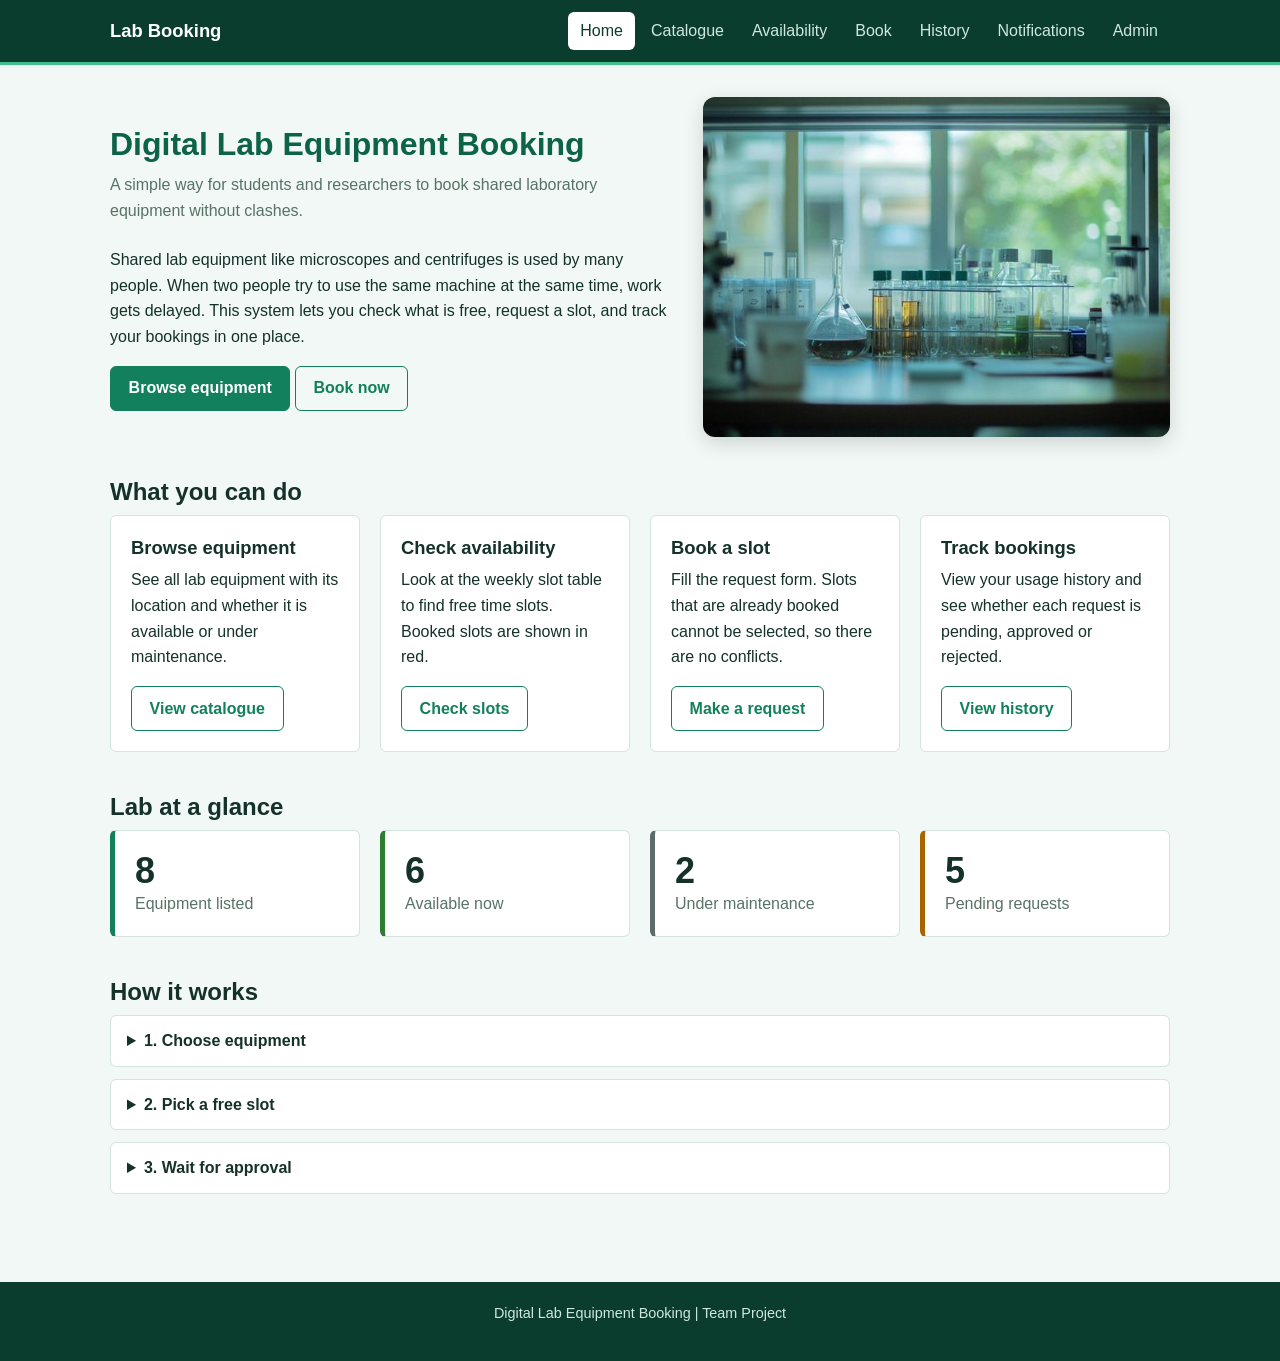
<file: index.html>
<!DOCTYPE html>
<html lang="en">
<head>
  <meta charset="UTF-8">
  <meta name="viewport" content="width=device-width, initial-scale=1.0">
  <title>Home | Digital Lab Equipment Booking</title>
  <!-- common stylesheet, same line in every page -->
  <link rel="stylesheet" href="css/style.css">
</head>
<body>

  <!-- Navbar: copy this same block in every page, only move class="active" -->
  <header>
    <nav>
      <a href="index.html" class="logo">
 
  <span>Lab Booking</span>
</a>
      <ul class="nav-links">
        <li><a href="index.html" class="active">Home</a></li>
        <li><a href="catalogue.html">Catalogue</a></li>
        <li><a href="availability.html">Availability</a></li>
        <li><a href="booking.html">Book</a></li>
        <li><a href="history.html">History</a></li>
        <li><a href="notifications.html">Notifications</a></li>
        <li><a href="admin.html">Admin</a></li>
      </ul>
    </nav>
  </header>

  <main>

    <!-- Intro -->
    <section class="hero">
  <div class="hero-text">
    <div class="page-title">
      <h1>Digital Lab Equipment Booking</h1>
      <p>A simple way for students and researchers to book shared laboratory equipment without clashes.</p>
    </div>
    <p>
      Shared lab equipment like microscopes and centrifuges is used by many people.
      When two people try to use the same machine at the same time, work gets delayed.
      This system lets you check what is free, request a slot, and track your bookings in one place.
    </p>
    <a href="catalogue.html" class="btn">Browse equipment</a>
    <a href="booking.html" class="btn btn-outline">Book now</a>
  </div>

  <img src="images/hero.jpeg" alt="Laboratory equipment" class="hero-img">
</section>
    <!-- Main features -->
    <section>
      <h2>What you can do</h2>
      <div class="card-grid">
        <div class="card">
          <h3>Browse equipment</h3>
          <p>See all lab equipment with its location and whether it is available or under maintenance.</p>
          <a href="catalogue.html" class="btn btn-outline">View catalogue</a>
        </div>
        <div class="card">
          <h3>Check availability</h3>
          <p>Look at the weekly slot table to find free time slots. Booked slots are shown in red.</p>
          <a href="availability.html" class="btn btn-outline">Check slots</a>
        </div>
        <div class="card">
          <h3>Book a slot</h3>
          <p>Fill the request form. Slots that are already booked cannot be selected, so there are no conflicts.</p>
          <a href="booking.html" class="btn btn-outline">Make a request</a>
        </div>
        <div class="card">
          <h3>Track bookings</h3>
          <p>View your usage history and see whether each request is pending, approved or rejected.</p>
          <a href="history.html" class="btn btn-outline">View history</a>
        </div>
      </div>
    </section>

    <!-- Quick numbers (sample data) -->
    <section>
      <h2>Lab at a glance</h2>
      <div class="card-grid">
        <div class="card stat-card total">
          <div class="number">8</div>
          <div class="label">Equipment listed</div>
        </div>
        <div class="card stat-card ok">
          <div class="number">6</div>
          <div class="label">Available now</div>
        </div>
        <div class="card stat-card maint">
          <div class="number">2</div>
          <div class="label">Under maintenance</div>
        </div>
        <div class="card stat-card pending">
          <div class="number">5</div>
          <div class="label">Pending requests</div>
        </div>
      </div>
    </section>

    <!-- How booking works -->
    <section>
      <h2>How it works</h2>
      <details>
        <summary>1. Choose equipment</summary>
        <p>Open the catalogue and pick the equipment you need. Equipment under maintenance cannot be booked.</p>
      </details>
      <details>
        <summary>2. Pick a free slot</summary>
        <p>Use the availability page to find a green slot, then fill the booking form with your date and time.</p>
      </details>
      <details>
        <summary>3. Wait for approval</summary>
        <p>The lab admin approves or rejects the request. You will get a message on the notifications page.</p>
      </details>
    </section>

  </main>

  <footer>
    <p>Digital Lab Equipment Booking | Team Project</p>
  </footer>

</body>
</html>
</file>
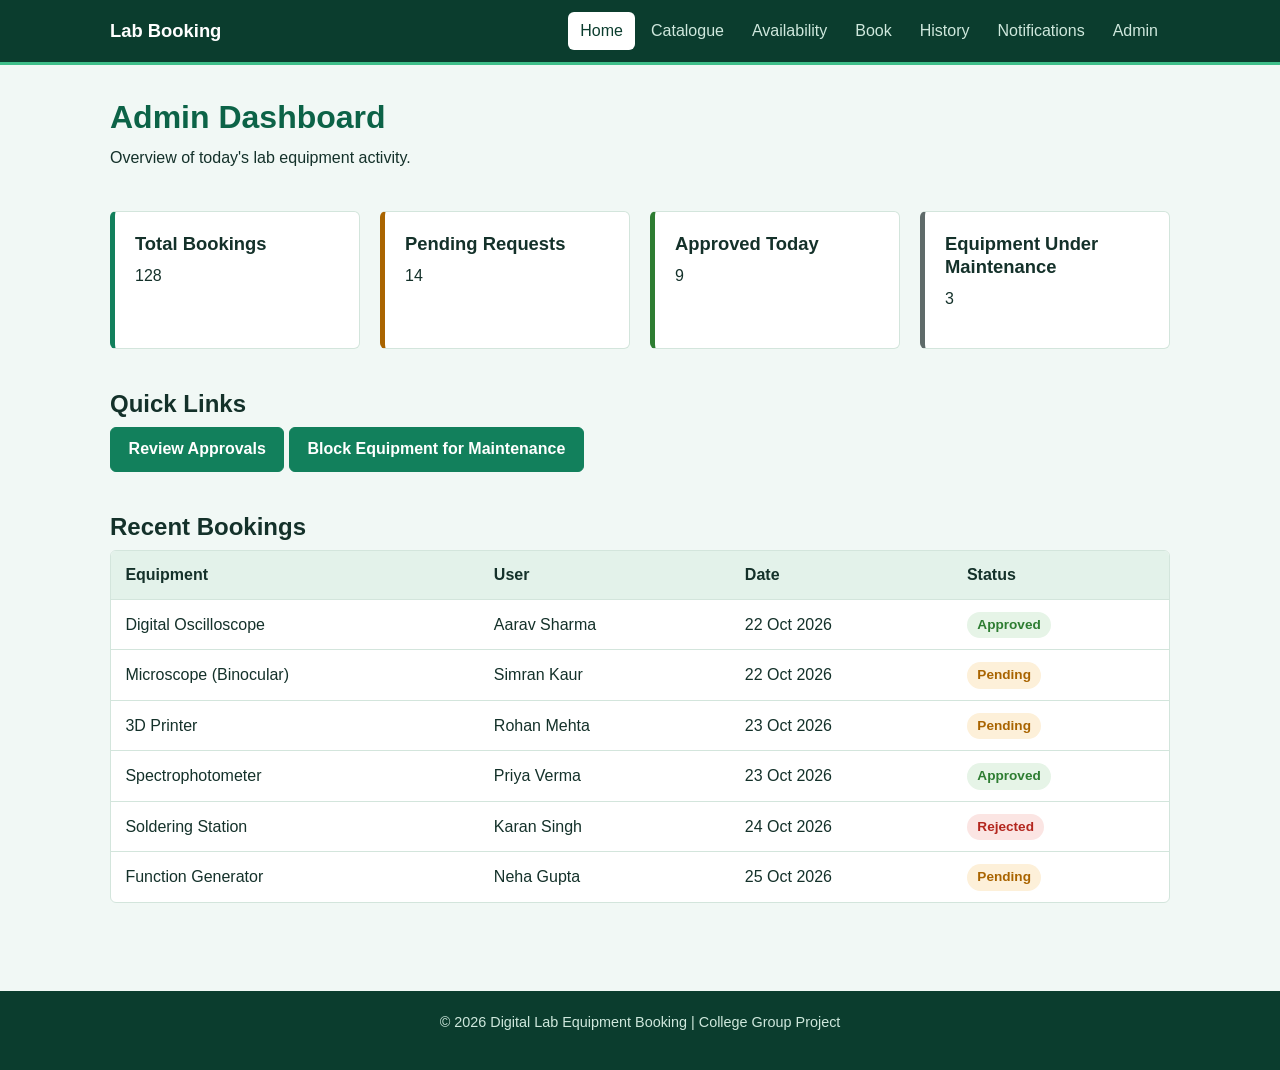
<file: admin.html>
<!DOCTYPE html>
<html lang="en">
<head>
  <meta charset="UTF-8">
  <meta name="viewport" content="width=device-width, initial-scale=1.0">
  <title>Admin Dashboard | Digital Lab Equipment Booking</title>
  <link rel="stylesheet" href="css/style.css">
</head>
<body>

  <header>
    <nav>
      <a href="index.html" class="logo">
 
  <span>Lab Booking</span>
</a>
      <ul class="nav-links">
        <li><a href="index.html" class="active">Home</a></li>
        <li><a href="catalogue.html">Catalogue</a></li>
        <li><a href="availability.html">Availability</a></li>
        <li><a href="booking.html">Book</a></li>
        <li><a href="history.html">History</a></li>
        <li><a href="notifications.html">Notifications</a></li>
        <li><a href="admin.html">Admin</a></li>
      </ul>
    </nav>
  </header>


  <main>
    <section>
      <h1>Admin Dashboard</h1>
      <p>Overview of today's lab equipment activity.</p>
    </section>

    <section>
      <div class="card-grid">
        <div class="card stat-card total">
          <h3>Total Bookings</h3>
          <p class="stat-number">128</p>
        </div>
        <div class="card stat-card pending">
          <h3>Pending Requests</h3>
          <p class="stat-number">14</p>
        </div>
        <div class="card stat-card ok">
          <h3>Approved Today</h3>
          <p class="stat-number">9</p>
        </div>
        <div class="card stat-card maint">
          <h3>Equipment Under Maintenance</h3>
          <p class="stat-number">3</p>
        </div>
      </div>
    </section>

    <section>
      <h2>Quick Links</h2>
      <div class="quick-links">
        <a href="approvals.html" class="btn">Review Approvals</a>
        <a href="maintenance.html" class="btn">Block Equipment for Maintenance</a>
      </div>
    </section>

    <section>
      <h2>Recent Bookings</h2>
      <div class="table-wrap">
        <table>
          <thead>
            <tr>
              <th>Equipment</th>
              <th>User</th>
              <th>Date</th>
              <th>Status</th>
            </tr>
          </thead>
          <tbody>
            <tr>
              <td>Digital Oscilloscope</td>
              <td>Aarav Sharma</td>
              <td>22 Oct 2026</td>
              <td><span class="badge badge-approved">Approved</span></td>
            </tr>
            <tr>
              <td>Microscope (Binocular)</td>
              <td>Simran Kaur</td>
              <td>22 Oct 2026</td>
              <td><span class="badge badge-pending">Pending</span></td>
            </tr>
            <tr>
              <td>3D Printer</td>
              <td>Rohan Mehta</td>
              <td>23 Oct 2026</td>
              <td><span class="badge badge-pending">Pending</span></td>
            </tr>
            <tr>
              <td>Spectrophotometer</td>
              <td>Priya Verma</td>
              <td>23 Oct 2026</td>
              <td><span class="badge badge-approved">Approved</span></td>
            </tr>
            <tr>
              <td>Soldering Station</td>
              <td>Karan Singh</td>
              <td>24 Oct 2026</td>
              <td><span class="badge badge-rejected">Rejected</span></td>
            </tr>
            <tr>
              <td>Function Generator</td>
              <td>Neha Gupta</td>
              <td>25 Oct 2026</td>
              <td><span class="badge badge-pending">Pending</span></td>
            </tr>
          </tbody>
        </table>
      </div>
    </section>
  </main>

  <footer>
    <p>&copy; 2026 Digital Lab Equipment Booking | College Group Project</p>
  </footer>

</body>
</html>
</file>
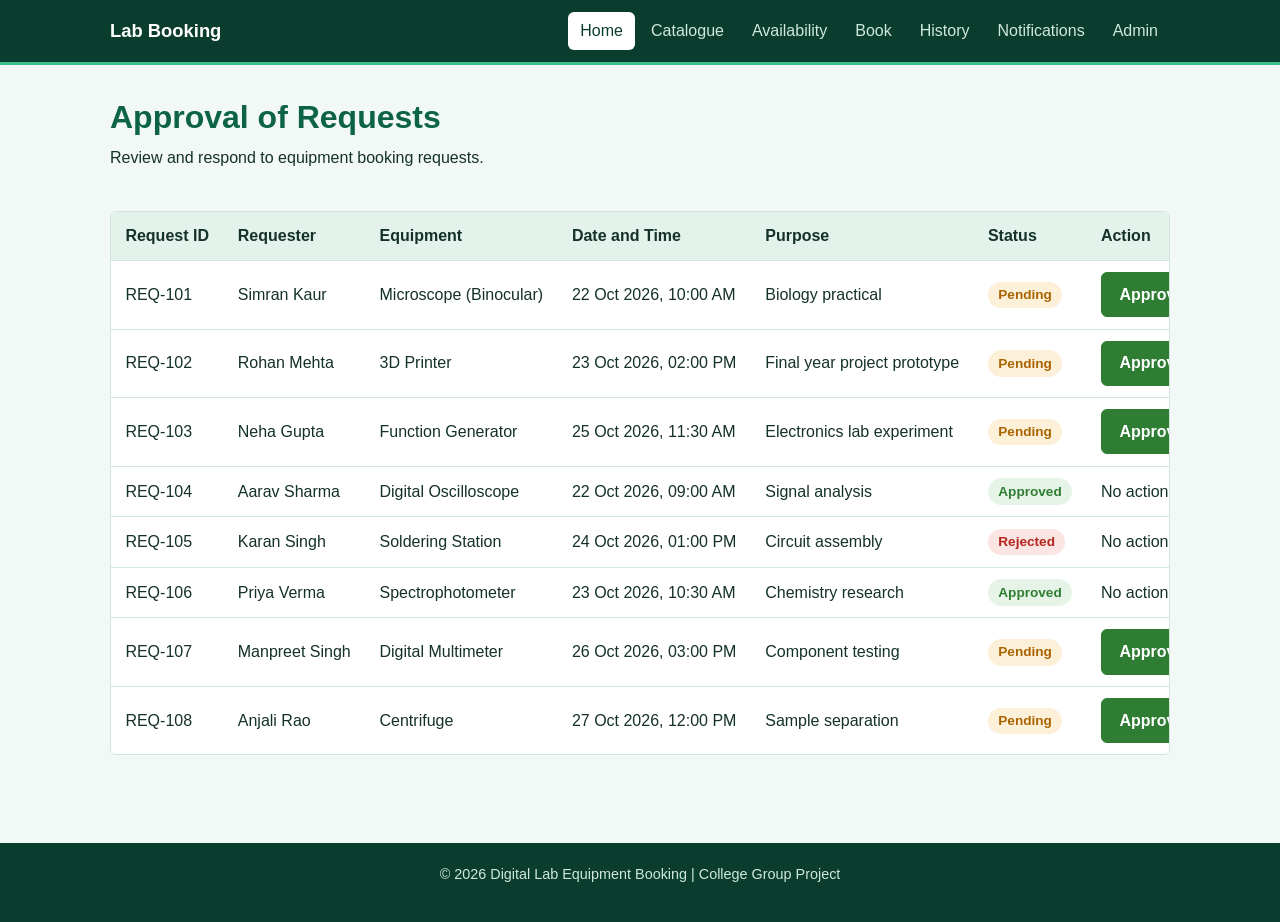
<file: approvals.html>
<!DOCTYPE html>
<html lang="en">
<head>
  <meta charset="UTF-8">
  <meta name="viewport" content="width=device-width, initial-scale=1.0">
  <title>Approvals | Digital Lab Equipment Booking</title>
  <link rel="stylesheet" href="css/style.css">
</head>
<body>

  <header>
    <nav>
      <a href="index.html" class="logo">
 
  <span>Lab Booking</span>
</a>
      <ul class="nav-links">
        <li><a href="index.html" class="active">Home</a></li>
        <li><a href="catalogue.html">Catalogue</a></li>
        <li><a href="availability.html">Availability</a></li>
        <li><a href="booking.html">Book</a></li>
        <li><a href="history.html">History</a></li>
        <li><a href="notifications.html">Notifications</a></li>
        <li><a href="admin.html">Admin</a></li>
      </ul>
    </nav>
  </header>

  <main>
    <section>
      <h1>Approval of Requests</h1>
      <p>Review and respond to equipment booking requests.</p>
    </section>

    <section>
      <div class="table-wrap">
        <table>
          <thead>
            <tr>
              <th>Request ID</th>
              <th>Requester</th>
              <th>Equipment</th>
              <th>Date and Time</th>
              <th>Purpose</th>
              <th>Status</th>
              <th>Action</th>
            </tr>
          </thead>
          <tbody>
            <tr>
              <td>REQ-101</td>
              <td>Simran Kaur</td>
              <td>Microscope (Binocular)</td>
              <td>22 Oct 2026, 10:00 AM</td>
              <td>Biology practical</td>
              <td><span class="badge badge-pending">Pending</span></td>
              <td class="action-cell">
                <button type="button" class="btn btn-approve">Approve</button>
                <button type="button" class="btn btn-reject">Reject</button>
              </td>
            </tr>
            <tr>
              <td>REQ-102</td>
              <td>Rohan Mehta</td>
              <td>3D Printer</td>
              <td>23 Oct 2026, 02:00 PM</td>
              <td>Final year project prototype</td>
              <td><span class="badge badge-pending">Pending</span></td>
              <td class="action-cell">
                <button type="button" class="btn btn-approve">Approve</button>
                <button type="button" class="btn btn-reject">Reject</button>
              </td>
            </tr>
            <tr>
              <td>REQ-103</td>
              <td>Neha Gupta</td>
              <td>Function Generator</td>
              <td>25 Oct 2026, 11:30 AM</td>
              <td>Electronics lab experiment</td>
              <td><span class="badge badge-pending">Pending</span></td>
              <td class="action-cell">
                <button type="button" class="btn btn-approve">Approve</button>
                <button type="button" class="btn btn-reject">Reject</button>
              </td>
            </tr>
            <tr>
              <td>REQ-104</td>
              <td>Aarav Sharma</td>
              <td>Digital Oscilloscope</td>
              <td>22 Oct 2026, 09:00 AM</td>
              <td>Signal analysis</td>
              <td><span class="badge badge-approved">Approved</span></td>
              <td>No action needed</td>
            </tr>
            <tr>
              <td>REQ-105</td>
              <td>Karan Singh</td>
              <td>Soldering Station</td>
              <td>24 Oct 2026, 01:00 PM</td>
              <td>Circuit assembly</td>
              <td><span class="badge badge-rejected">Rejected</span></td>
              <td>No action needed</td>
            </tr>
            <tr>
              <td>REQ-106</td>
              <td>Priya Verma</td>
              <td>Spectrophotometer</td>
              <td>23 Oct 2026, 10:30 AM</td>
              <td>Chemistry research</td>
              <td><span class="badge badge-approved">Approved</span></td>
              <td>No action needed</td>
            </tr>
            <tr>
              <td>REQ-107</td>
              <td>Manpreet Singh</td>
              <td>Digital Multimeter</td>
              <td>26 Oct 2026, 03:00 PM</td>
              <td>Component testing</td>
              <td><span class="badge badge-pending">Pending</span></td>
              <td class="action-cell">
                <button type="button" class="btn btn-approve">Approve</button>
                <button type="button" class="btn btn-reject">Reject</button>
              </td>
            </tr>
            <tr>
              <td>REQ-108</td>
              <td>Anjali Rao</td>
              <td>Centrifuge</td>
              <td>27 Oct 2026, 12:00 PM</td>
              <td>Sample separation</td>
              <td><span class="badge badge-pending">Pending</span></td>
              <td class="action-cell">
                <button type="button" class="btn btn-approve">Approve</button>
                <button type="button" class="btn btn-reject">Reject</button>
              </td>
            </tr>
          </tbody>
        </table>
      </div>
    </section>
  </main>

  <footer>
    <p>&copy; 2026 Digital Lab Equipment Booking | College Group Project</p>
  </footer>

</body>
</html>
</file>
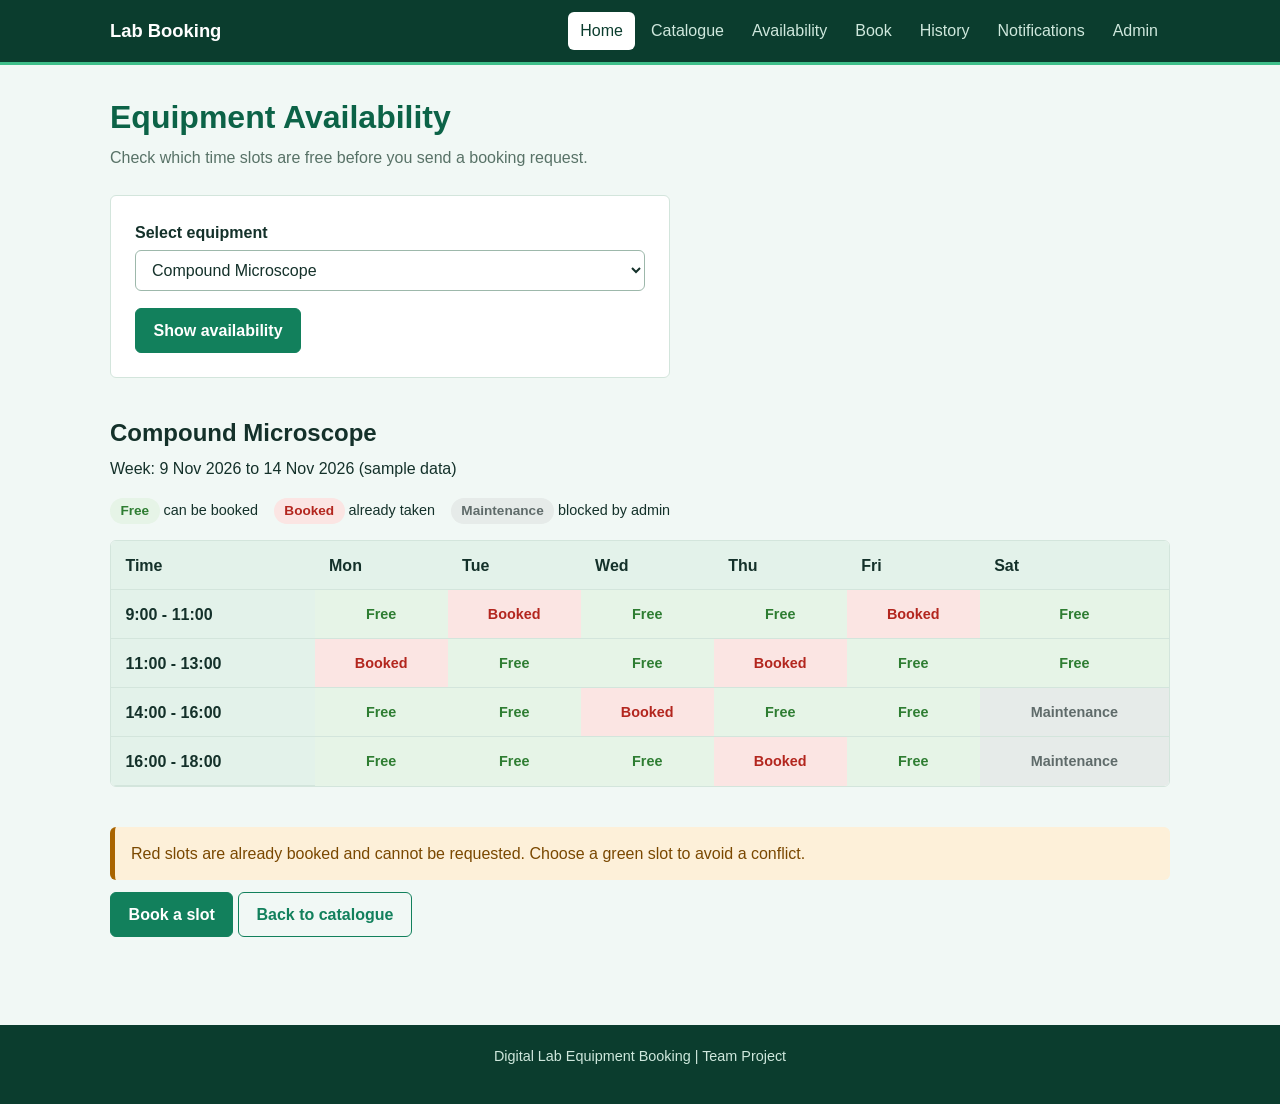
<file: availability.html>
<!DOCTYPE html>
<html lang="en">
<head>
  <meta charset="UTF-8">
  <meta name="viewport" content="width=device-width, initial-scale=1.0">
  <title>Availability | Digital Lab Equipment Booking</title>
  <link rel="stylesheet" href="css/style.css">
</head>
<body>

 <header>
    <nav>
      <a href="index.html" class="logo">
 
  <span>Lab Booking</span>
</a>
      <ul class="nav-links">
        <li><a href="index.html" class="active">Home</a></li>
        <li><a href="catalogue.html">Catalogue</a></li>
        <li><a href="availability.html">Availability</a></li>
        <li><a href="booking.html">Book</a></li>
        <li><a href="history.html">History</a></li>
        <li><a href="notifications.html">Notifications</a></li>
        <li><a href="admin.html">Admin</a></li>
      </ul>
    </nav>
  </header>


  <main>

    <div class="page-title">
      <h1>Equipment Availability</h1>
      <p>Check which time slots are free before you send a booking request.</p>
    </div>

    <!-- Choose equipment -->
    <section>
      <form class="form-box" action="availability.html" method="get">
        <div class="form-group">
          <label for="equipment">Select equipment</label>
          <select id="equipment" name="equipment">
            <option>Compound Microscope</option>
            <option>Centrifuge</option>
            <option>UV-Vis Spectrophotometer</option>
            <option>3D Printer</option>
            <option>Digital Oscilloscope</option>
            <option>PCR Machine</option>
          </select>
        </div>
        <button type="submit" class="btn">Show availability</button>
      </form>
    </section>

    <!-- Weekly table -->
    <section>
      <h2>Compound Microscope</h2>
      <p>Week: 9 Nov 2026 to 14 Nov 2026 (sample data)</p>

      <!-- colour guide -->
      <div class="legend">
        <span><span class="badge badge-approved">Free</span> can be booked</span>
        <span><span class="badge badge-rejected">Booked</span> already taken</span>
        <span><span class="badge badge-maintenance">Maintenance</span> blocked by admin</span>
      </div>

      <div class="table-wrap">
        <table>
          <thead>
            <tr>
              <th>Time</th>
              <th>Mon</th>
              <th>Tue</th>
              <th>Wed</th>
              <th>Thu</th>
              <th>Fri</th>
              <th>Sat</th>
            </tr>
          </thead>
          <tbody>
            <tr>
              <th>9:00 - 11:00</th>
              <td class="slot free">Free</td>
              <td class="slot booked">Booked</td>
              <td class="slot free">Free</td>
              <td class="slot free">Free</td>
              <td class="slot booked">Booked</td>
              <td class="slot free">Free</td>
            </tr>
            <tr>
              <th>11:00 - 13:00</th>
              <td class="slot booked">Booked</td>
              <td class="slot free">Free</td>
              <td class="slot free">Free</td>
              <td class="slot booked">Booked</td>
              <td class="slot free">Free</td>
              <td class="slot free">Free</td>
            </tr>
            <tr>
              <th>14:00 - 16:00</th>
              <td class="slot free">Free</td>
              <td class="slot free">Free</td>
              <td class="slot booked">Booked</td>
              <td class="slot free">Free</td>
              <td class="slot free">Free</td>
              <td class="slot maintenance">Maintenance</td>
            </tr>
            <tr>
              <th>16:00 - 18:00</th>
              <td class="slot free">Free</td>
              <td class="slot free">Free</td>
              <td class="slot free">Free</td>
              <td class="slot booked">Booked</td>
              <td class="slot free">Free</td>
              <td class="slot maintenance">Maintenance</td>
            </tr>
          </tbody>
        </table>
      </div>
    </section>

    <!-- Warning + button -->
    <section>
      <div class="alert alert-warning">
        Red slots are already booked and cannot be requested. Choose a green slot to avoid a conflict.
      </div>
      <a href="booking.html" class="btn">Book a slot</a>
      <a href="catalogue.html" class="btn btn-outline">Back to catalogue</a>
    </section>

  </main>

  <footer>
    <p>Digital Lab Equipment Booking | Team Project</p>
  </footer>

</body>
</html>
</file>
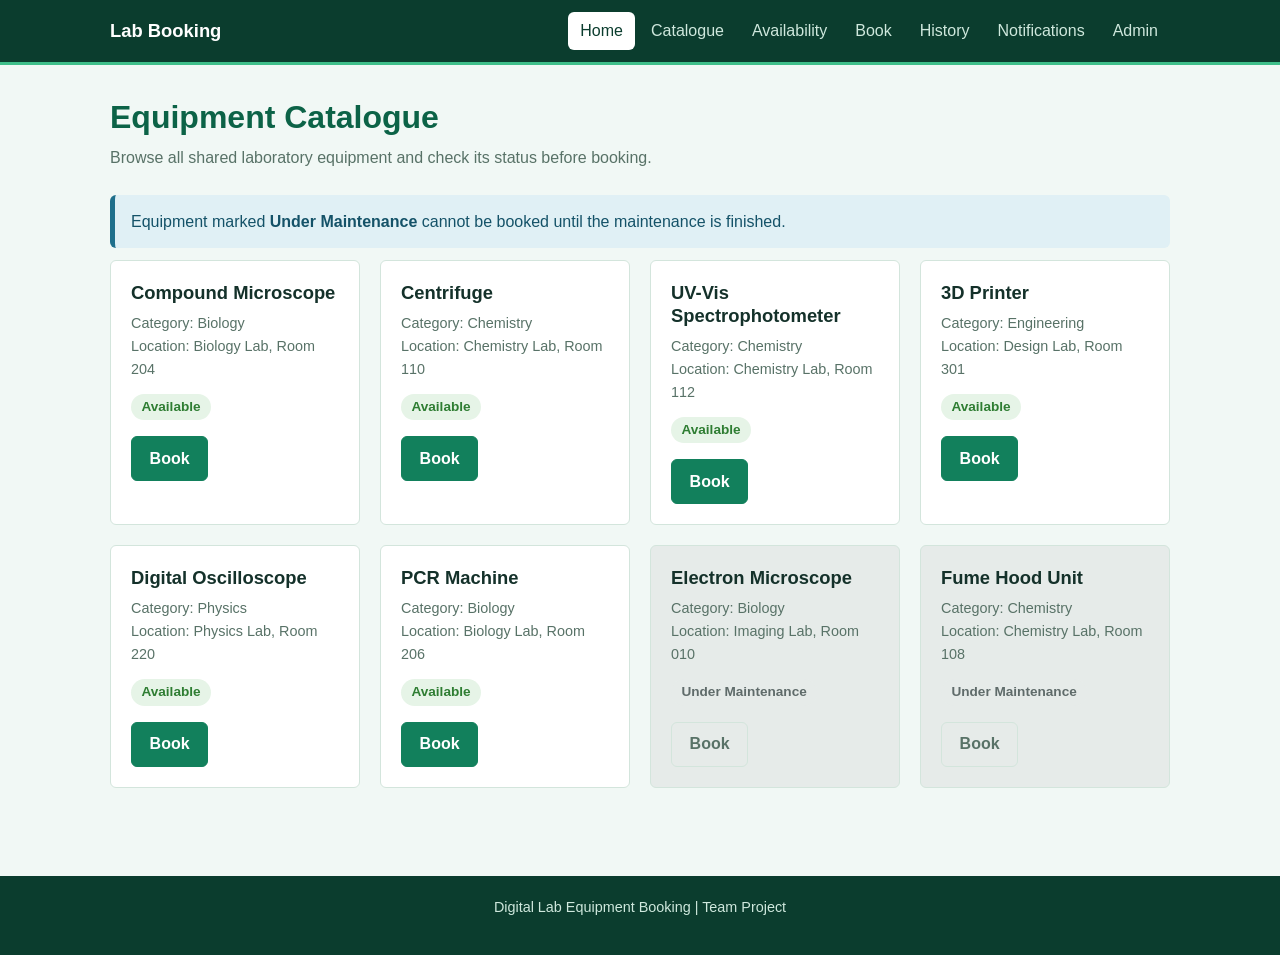
<file: catalogue.html>
<!DOCTYPE html>
<html lang="en">
<head>
  <meta charset="UTF-8">
  <meta name="viewport" content="width=device-width, initial-scale=1.0">
  <title>Catalogue | Digital Lab Equipment Booking</title>
  <link rel="stylesheet" href="css/style.css">
</head>
<body>

  <header>
    <nav>
      <a href="index.html" class="logo">
 
  <span>Lab Booking</span>
</a>
      <ul class="nav-links">
        <li><a href="index.html" class="active">Home</a></li>
        <li><a href="catalogue.html">Catalogue</a></li>
        <li><a href="availability.html">Availability</a></li>
        <li><a href="booking.html">Book</a></li>
        <li><a href="history.html">History</a></li>
        <li><a href="notifications.html">Notifications</a></li>
        <li><a href="admin.html">Admin</a></li>
      </ul>
    </nav>
  </header>


  <main>

    <div class="page-title">
      <h1>Equipment Catalogue</h1>
      <p>Browse all shared laboratory equipment and check its status before booking.</p>
    </div>

    <!-- Note about statuses -->
    <div class="alert alert-info">
      Equipment marked <b>Under Maintenance</b> cannot be booked until the maintenance is finished.
    </div>

    <section>
      <div class="card-grid">

        <!-- To add a picture, put an img tag as the first thing inside a card:
             <img src="images/microscope.jpg" alt="Microscope"> -->

        <div class="card">
           
          <h3>Compound Microscope</h3>
          <p class="meta">Category: Biology<br>Location: Biology Lab, Room 204</p>
          <p><span class="badge badge-approved">Available</span></p>
          <a href="booking.html" class="btn">Book</a>
         
        </div>

        <div class="card">
          
          <h3>Centrifuge</h3>
          <p class="meta">Category: Chemistry<br>Location: Chemistry Lab, Room 110</p>
          <p><span class="badge badge-approved">Available</span></p>
          <a href="booking.html" class="btn">Book</a>
          
        </div>

        <div class="card">
          
          <h3>UV-Vis Spectrophotometer</h3>
          <p class="meta">Category: Chemistry<br>Location: Chemistry Lab, Room 112</p>
          <p><span class="badge badge-approved">Available</span></p>
          <a href="booking.html" class="btn">Book</a>
          
        </div>

        <div class="card">
          
          <h3>3D Printer</h3>
          <p class="meta">Category: Engineering<br>Location: Design Lab, Room 301</p>
          <p><span class="badge badge-approved">Available</span></p>
          <a href="booking.html" class="btn">Book</a>
          

        </div>

        <div class="card">
          
          <h3>Digital Oscilloscope</h3>
          <p class="meta">Category: Physics<br>Location: Physics Lab, Room 220</p>
          <p><span class="badge badge-approved">Available</span></p>
          <a href="booking.html" class="btn">Book</a>
          
        </div>

        <div class="card">
          
          <h3>PCR Machine</h3>
          <p class="meta">Category: Biology<br>Location: Biology Lab, Room 206</p>
          <p><span class="badge badge-approved">Available</span></p>
          <a href="booking.html" class="btn">Book</a>
         
        </div>

        <!-- cards under maintenance use class="card unavailable" and a disabled button -->
        <div class="card unavailable">
          
          <h3>Electron Microscope</h3>
          <p class="meta">Category: Biology<br>Location: Imaging Lab, Room 010</p>
          <p><span class="badge badge-maintenance">Under Maintenance</span></p>
          <button class="btn" disabled>Book</button>
          
        </div>

        <div class="card unavailable">
           
          <h3>Fume Hood Unit</h3>
          <p class="meta">Category: Chemistry<br>Location: Chemistry Lab, Room 108</p>
          <p><span class="badge badge-maintenance">Under Maintenance</span></p>
          <button class="btn" disabled>Book</button>
         
        </div>

      </div>
    </section>

  </main>

  <footer>
    <p>Digital Lab Equipment Booking | Team Project</p>
  </footer>

</body>
</html>
</file>
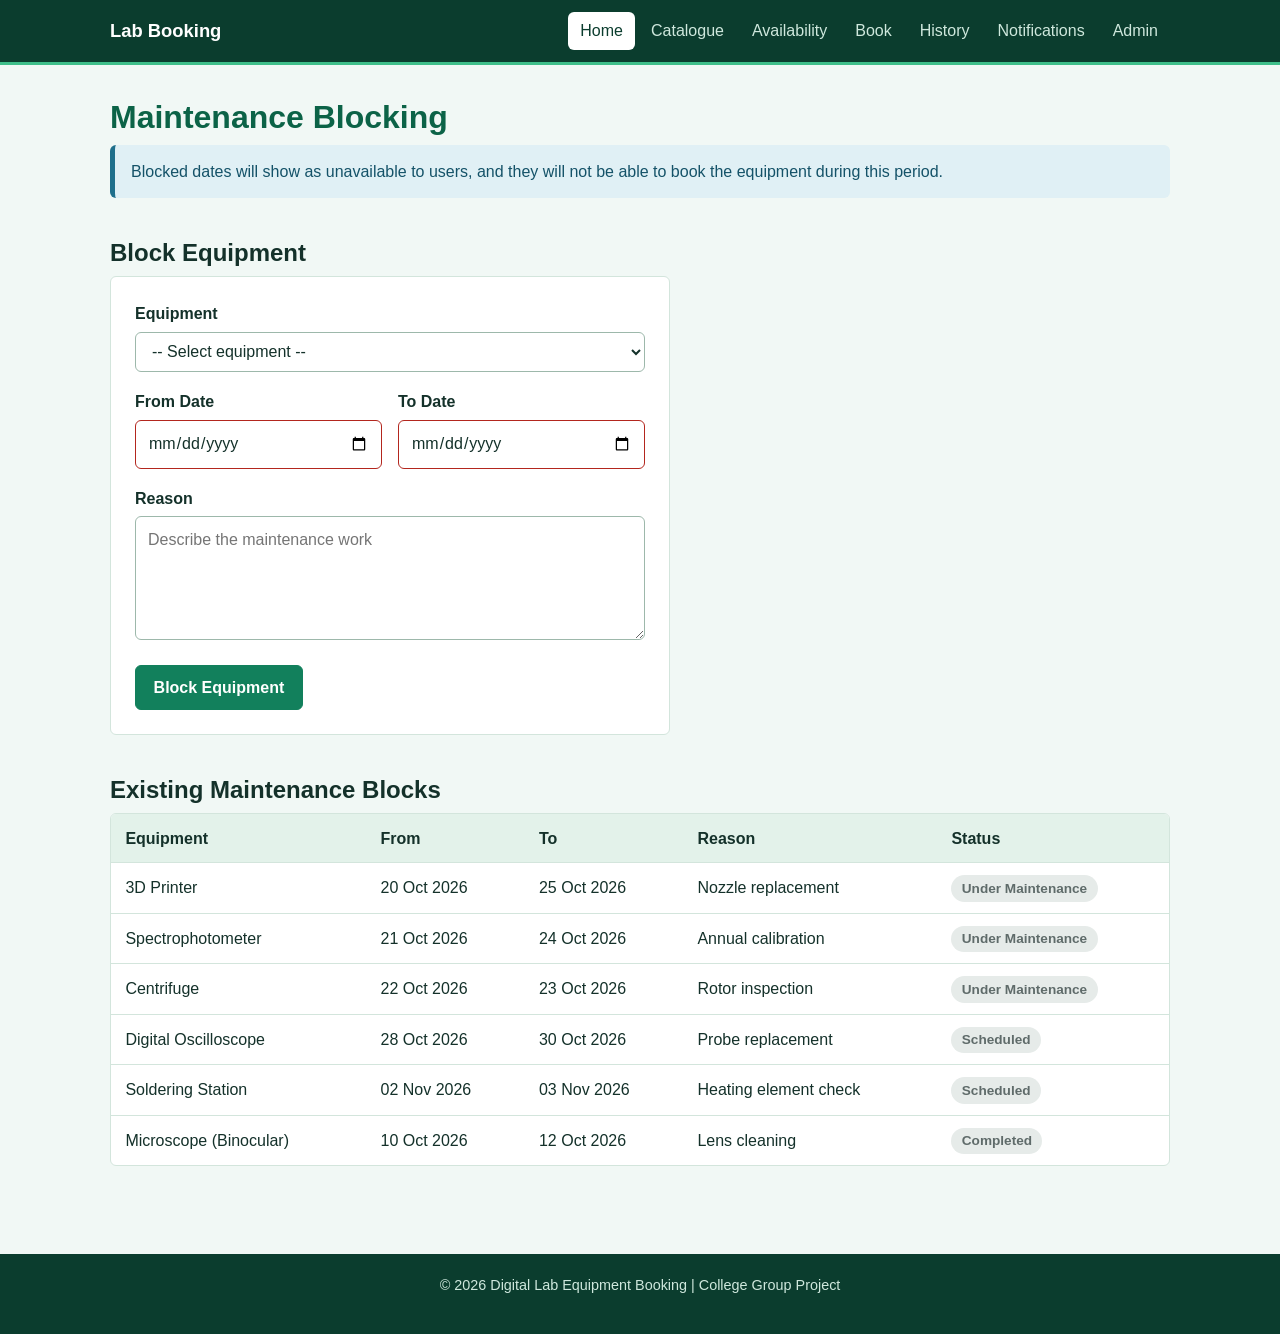
<file: maintenance.html>
<!DOCTYPE html>
<html lang="en">
<head>
  <meta charset="UTF-8">
  <meta name="viewport" content="width=device-width, initial-scale=1.0">
  <title>Maintenance | Digital Lab Equipment Booking</title>
  <link rel="stylesheet" href="css/style.css">
</head>
<body>

  <header>
    <nav>
      <a href="index.html" class="logo">
 
  <span>Lab Booking</span>
</a>
      <ul class="nav-links">
        <li><a href="index.html" class="active">Home</a></li>
        <li><a href="catalogue.html">Catalogue</a></li>
        <li><a href="availability.html">Availability</a></li>
        <li><a href="booking.html">Book</a></li>
        <li><a href="history.html">History</a></li>
        <li><a href="notifications.html">Notifications</a></li>
        <li><a href="admin.html">Admin</a></li>
      </ul>
    </nav>
  </header>


  <main>
    <section>
      <h1>Maintenance Blocking</h1>
      <div class="alert alert-info">
        Blocked dates will show as unavailable to users, and they will not be able to book the equipment during this period.
      </div>
    </section>

    <section>
      <h2>Block Equipment</h2>
      <div class="form-box">
        <form action="#" method="post">
          <div class="form-group">
            <label for="equipment">Equipment</label>
            <select id="equipment" name="equipment" required>
              <option value="">-- Select equipment --</option>
              <option>Digital Oscilloscope</option>
              <option>Microscope (Binocular)</option>
              <option>3D Printer</option>
              <option>Spectrophotometer</option>
              <option>Soldering Station</option>
              <option>Centrifuge</option>
            </select>
          </div>

          <div class="form-row">
            <div class="form-group">
              <label for="from-date">From Date</label>
              <input type="date" id="from-date" name="from_date" required>
            </div>
            <div class="form-group">
              <label for="to-date">To Date</label>
              <input type="date" id="to-date" name="to_date" required>
            </div>
          </div>

          <div class="form-group">
            <label for="reason">Reason</label>
            <textarea id="reason" name="reason" rows="4" placeholder="Describe the maintenance work" required></textarea>
          </div>

          <button type="submit" class="btn">Block Equipment</button>
        </form>
      </div>
    </section>

    <section>
      <h2>Existing Maintenance Blocks</h2>
      <div class="table-wrap">
        <table>
          <thead>
            <tr>
              <th>Equipment</th>
              <th>From</th>
              <th>To</th>
              <th>Reason</th>
              <th>Status</th>
            </tr>
          </thead>
          <tbody>
            <tr>
              <td>3D Printer</td>
              <td>20 Oct 2026</td>
              <td>25 Oct 2026</td>
              <td>Nozzle replacement</td>
              <td><span class="badge badge-maintenance">Under Maintenance</span></td>
            </tr>
            <tr>
              <td>Spectrophotometer</td>
              <td>21 Oct 2026</td>
              <td>24 Oct 2026</td>
              <td>Annual calibration</td>
              <td><span class="badge badge-maintenance">Under Maintenance</span></td>
            </tr>
            <tr>
              <td>Centrifuge</td>
              <td>22 Oct 2026</td>
              <td>23 Oct 2026</td>
              <td>Rotor inspection</td>
              <td><span class="badge badge-maintenance">Under Maintenance</span></td>
            </tr>
            <tr>
              <td>Digital Oscilloscope</td>
              <td>28 Oct 2026</td>
              <td>30 Oct 2026</td>
              <td>Probe replacement</td>
              <td><span class="badge badge-maintenance">Scheduled</span></td>
            </tr>
            <tr>
              <td>Soldering Station</td>
              <td>02 Nov 2026</td>
              <td>03 Nov 2026</td>
              <td>Heating element check</td>
              <td><span class="badge badge-maintenance">Scheduled</span></td>
            </tr>
            <tr>
              <td>Microscope (Binocular)</td>
              <td>10 Oct 2026</td>
              <td>12 Oct 2026</td>
              <td>Lens cleaning</td>
              <td><span class="badge badge-maintenance">Completed</span></td>
            </tr>
          </tbody>
        </table>
      </div>
    </section>
  </main>

  <footer>
    <p>&copy; 2026 Digital Lab Equipment Booking | College Group Project</p>
  </footer>

</body>
</html>
</file>
<file: css/style.css>
/* style.css - common stylesheet for all pages of the Lab Equipment Booking project.
   Every html file links this file in the head, so all pages look the same.
   Add your own page-specific rules at the bottom of the file. */


/* ---------- Variables ----------
   Colours and values are stored here once and used everywhere with var().
   To change the theme, only change these. */
:root {
  --text-color: #14312a;
  --dark-green: #0b3d2e;       /* navbar and footer */
  --green: #12805c;            /* buttons and links */
  --green-dark: #0c6347;       /* hover colour */
  --light-green: #e3f2ea;      /* table header, hover backgrounds */
  --bg: #f1f8f5;               /* page background */
  --white: #ffffff;
  --border-color: #d3e5dc;
  --grey-text: #587267;

  /* status colours: one strong colour and one light background each */
  --ok: #2e7d32;
  --ok-bg: #e6f4e7;
  --warn: #a96400;
  --warn-bg: #fdf0d9;
  --bad: #b3261e;
  --bad-bg: #fbe5e3;
  --info: #1f6f8b;
  --info-bg: #e0f0f5;
  --off: #5f6b6a;
  --off-bg: #e6ebe9;

  --radius: 6px;               /* rounded corners */
  --font: "Segoe UI", Roboto, Arial, sans-serif;
}


/* ---------- Reset and base ----------
   Removes the default browser spacing so every page starts the same. */
* {
  box-sizing: border-box;      /* width includes padding and border */
  margin: 0;
  padding: 0;
}

body {
  font-family: var(--font);
  font-size: 1rem;
  line-height: 1.6;            /* space between lines */
  color: var(--text-color);
  background: var(--bg);
}

img {
  max-width: 100%;             /* images never overflow their box */
  display: block;
}

a {
  color: var(--green);
}

a:hover {
  color: var(--green-dark);
}

h1, h2, h3 {
  line-height: 1.25;
  margin-bottom: 0.5rem;
}

h1 { font-size: 2rem; color: var(--green-dark); }
h2 { font-size: 1.5rem; }
h3 { font-size: 1.15rem; }

p {
  margin-bottom: 1rem;
}

/* outline shown when a link/field is selected using the Tab key */
a:focus-visible,
button:focus-visible,
input:focus-visible,
select:focus-visible,
textarea:focus-visible,
summary:focus-visible {
  outline: 3px solid var(--green);
  outline-offset: 2px;
}


/* ---------- Page layout ---------- */
main {
  max-width: 1100px;           /* content stays in the middle on big screens */
  margin: 0 auto;
  padding: 2rem 1.25rem 3rem;
}

.page-title {
  margin-bottom: 1.5rem;
}

.page-title p {
  color: var(--grey-text);
  margin-bottom: 0;
}

section {
  margin-bottom: 2.5rem;
}


/* ---------- Navbar (Flexbox) ----------
   Structure: header > nav > (logo link + ul.nav-links)
   Flexbox places the logo on the left and the menu on the right. */
header {
  background: var(--dark-green);
  color: var(--white);
  border-bottom: 3px solid #3fbf8a;
}

nav {
  max-width: 1100px;
  margin: 0 auto;
  padding: 0.75rem 1.25rem;
  display: flex;
  flex-wrap: wrap;             /* items go to the next line if there is no space */
  align-items: center;
  justify-content: space-between;
  gap: 0.75rem;
}

.logo {
  font-size: 1.15rem;
  font-weight: 700;
  color: var(--white);
  text-decoration: none;
}

.nav-links {
  list-style: none;            /* removes bullet points */
  display: flex;               /* menu items in one row */
  flex-wrap: wrap;
  gap: 0.25rem;
}

.nav-links a {
  display: block;
  padding: 0.4rem 0.75rem;
  color: #cfe8dd;
  text-decoration: none;
  border-radius: var(--radius);
}

.nav-links a:hover {
  background: rgba(255, 255, 255, 0.12);
  color: var(--white);
}

/* add class="active" to the link of the page you are on */
.nav-links a.active {
  background: var(--white);
  color: var(--dark-green);
}


/* ---------- Buttons ----------
   Use class="btn" on a link or button.
   Variants: btn-outline, btn-approve, btn-reject, disabled */
.btn {
  display: inline-block;
  padding: 0.55rem 1.1rem;
  font: inherit;
  font-weight: 600;
  color: var(--white);
  background: var(--green);
  border: 1px solid var(--green);
  border-radius: var(--radius);
  text-decoration: none;
  cursor: pointer;
}

.btn:hover {
  background: var(--green-dark);
  color: var(--white);
}

.btn-outline {
  background: transparent;
  color: var(--green);
}

.btn-outline:hover {
  background: var(--light-green);
  color: var(--green-dark);
}

.btn-approve { background: var(--ok); border-color: var(--ok); }
.btn-approve:hover { background: #1f5f24; }

.btn-reject { background: var(--bad); border-color: var(--bad); }
.btn-reject:hover { background: #8f1e18; }

/* for equipment that cannot be booked */
.btn[disabled],
.btn.disabled {
  background: var(--off-bg);
  border-color: var(--border-color);
  color: var(--grey-text);
  cursor: not-allowed;
}


/* ---------- Cards and grid (CSS Grid) ----------
   .card-grid is the parent, .card is each box inside it.
   Used for the equipment catalogue and the admin dashboard. */
.card-grid {
  display: grid;
  /* each column is at least 240px wide, as many columns as fit in the row */
  grid-template-columns: repeat(auto-fill, minmax(240px, 1fr));
  gap: 1.25rem;
}

.card {
  background: var(--white);
  border: 1px solid var(--border-color);
  border-radius: var(--radius);
  padding: 1.25rem;
}

.card:hover {
  border-color: var(--green);
}

.card img {
  width: 100%;
  height: 150px;
  object-fit: cover;           /* crops the image instead of stretching it */
  border-radius: var(--radius);
  margin-bottom: 0.75rem;
}

.card .meta {
  color: var(--grey-text);
  font-size: 0.9rem;
  margin-bottom: 0.75rem;
}

/* equipment under maintenance: class="card unavailable" */
.card.unavailable {
  background: var(--off-bg);
}

.card.unavailable img {
  filter: grayscale(1);
  opacity: 0.7;
}

/* admin dashboard number boxes: class="card stat-card pending" */
.stat-card .number {
  font-size: 2.25rem;
  font-weight: 700;
  line-height: 1.1;
}

.stat-card .label {
  color: var(--grey-text);
}

.stat-card.pending { border-left: 5px solid var(--warn); }
.stat-card.total   { border-left: 5px solid var(--green); }
.stat-card.maint   { border-left: 5px solid var(--off); }
.stat-card.ok      { border-left: 5px solid var(--ok); }


/* ---------- Tables ----------
   Put every table inside <div class="table-wrap"> so it can
   scroll sideways on small screens. */
.table-wrap {
  overflow-x: auto;
  background: var(--white);
  border: 1px solid var(--border-color);
  border-radius: var(--radius);
}

table {
  width: 100%;
  border-collapse: collapse;   /* joins the cell borders into single lines */
}

th, td {
  padding: 0.7rem 0.9rem;
  text-align: left;
  border-bottom: 1px solid var(--border-color);
  white-space: nowrap;
}

th {
  background: var(--light-green);
  font-weight: 600;
}

tbody tr:hover {
  background: #f4faf7;
}

tbody tr:last-child td {
  border-bottom: none;
}


/* ---------- Status badges ----------
   Example: <span class="badge badge-pending">Pending</span> */
.badge {
  display: inline-block;
  padding: 0.15rem 0.65rem;
  font-size: 0.85rem;
  font-weight: 600;
  border-radius: 999px;        /* big radius makes a rounded pill shape */
}

.badge-pending     { background: var(--warn-bg); color: var(--warn); }
.badge-approved    { background: var(--ok-bg);   color: var(--ok); }
.badge-rejected    { background: var(--bad-bg);  color: var(--bad); }
.badge-maintenance { background: var(--off-bg);  color: var(--off); }


/* ---------- Availability table ----------
   Used on td cells: class="slot free", "slot booked", "slot maintenance" */
.slot {
  text-align: center;
  font-size: 0.9rem;
  font-weight: 600;
}

.slot.free        { background: var(--ok-bg);  color: var(--ok); }
.slot.booked      { background: var(--bad-bg); color: var(--bad); }
.slot.maintenance { background: var(--off-bg); color: var(--off); }

/* colour guide shown above the table */
.legend {
  display: flex;
  flex-wrap: wrap;
  gap: 1rem;
  margin-bottom: 1rem;
  font-size: 0.9rem;
}


/* ---------- Forms ----------
   Structure: form.form-box > div.form-group > label + input */
.form-box {
  max-width: 560px;
  background: var(--white);
  border: 1px solid var(--border-color);
  border-radius: var(--radius);
  padding: 1.5rem;
}

.form-group {
  margin-bottom: 1.1rem;
}

label {
  display: block;
  font-weight: 600;
  margin-bottom: 0.3rem;
}

input,
select,
textarea {
  width: 100%;
  padding: 0.6rem 0.75rem;
  font: inherit;
  color: var(--text-color);
  background: var(--white);
  border: 1px solid #9db8ab;
  border-radius: var(--radius);
}

input:focus,
select:focus,
textarea:focus {
  border-color: var(--green);
}

/* red or green border depending on whether the typed value is valid.
   :not(:placeholder-shown) means it only works after the user types. */
input:invalid:not(:placeholder-shown) {
  border-color: var(--bad);
}

input:valid:not(:placeholder-shown) {
  border-color: var(--ok);
}

textarea {
  min-height: 100px;
  resize: vertical;
}

/* two fields side by side, for example start time and end time */
.form-row {
  display: grid;
  grid-template-columns: 1fr 1fr;
  gap: 1rem;
}


/* ---------- Alerts and notifications ----------
   Example: <div class="alert alert-success">Booking approved</div> */
.alert {
  padding: 0.85rem 1rem;
  margin-bottom: 0.75rem;
  border-left: 5px solid;
  border-radius: var(--radius);
}

.alert-success { background: var(--ok-bg);   border-color: var(--ok);   color: #14583a; }
.alert-warning { background: var(--warn-bg); border-color: var(--warn); color: #7a4800; }
.alert-danger  { background: var(--bad-bg);  border-color: var(--bad);  color: #86190f; }
.alert-info    { background: var(--info-bg); border-color: var(--info); color: #145268; }

.alert .time {
  display: block;
  font-size: 0.85rem;
  opacity: 0.8;
}


/* ---------- Details / summary ----------
   Box that opens and closes on click, no JavaScript needed. */
details {
  background: var(--white);
  border: 1px solid var(--border-color);
  border-radius: var(--radius);
  padding: 0.75rem 1rem;
  margin-bottom: 0.75rem;
}

summary {
  cursor: pointer;
  font-weight: 600;
}

details[open] summary {
  margin-bottom: 0.5rem;
}


/* ---------- Footer ---------- */
footer {
  background: var(--dark-green);
  color: #cfe8dd;
  text-align: center;
  padding: 1.25rem;
  font-size: 0.9rem;
}


/* ---------- Responsive (media query) ----------
   These rules apply only on screens 700px wide or smaller (phones). */
@media (max-width: 700px) {
  h1 { font-size: 1.6rem; }

  nav {
    flex-direction: column;    /* logo and menu one below the other */
    align-items: flex-start;
  }

  .form-row {
    grid-template-columns: 1fr;  /* two columns become one */
  }

  main {
    padding: 1.25rem 1rem 2rem;
  }
}

/* ===== Add this to the bottom of css/style.css ===== */



/* Hero: text on the left, image on the right */
.hero {
  display: grid;
  grid-template-columns: 1.2fr 1fr;
  gap: 32px;
  align-items: center;
}
.hero-img {
  width: 100%;
  height: 340px;
  object-fit: cover;
  border-radius: 12px;
  box-shadow: 0 6px 20px rgba(0, 0, 0, 0.15);
}



/* Phones: stack hero text and image, make the image smaller */
@media (max-width: 800px) {
  .hero { grid-template-columns: 1fr; }
  .hero-img { height: 240px; }
}
/* ---------- Extra styles ----------
   Add page-specific rules below and write the page name in a comment. */
</file>
